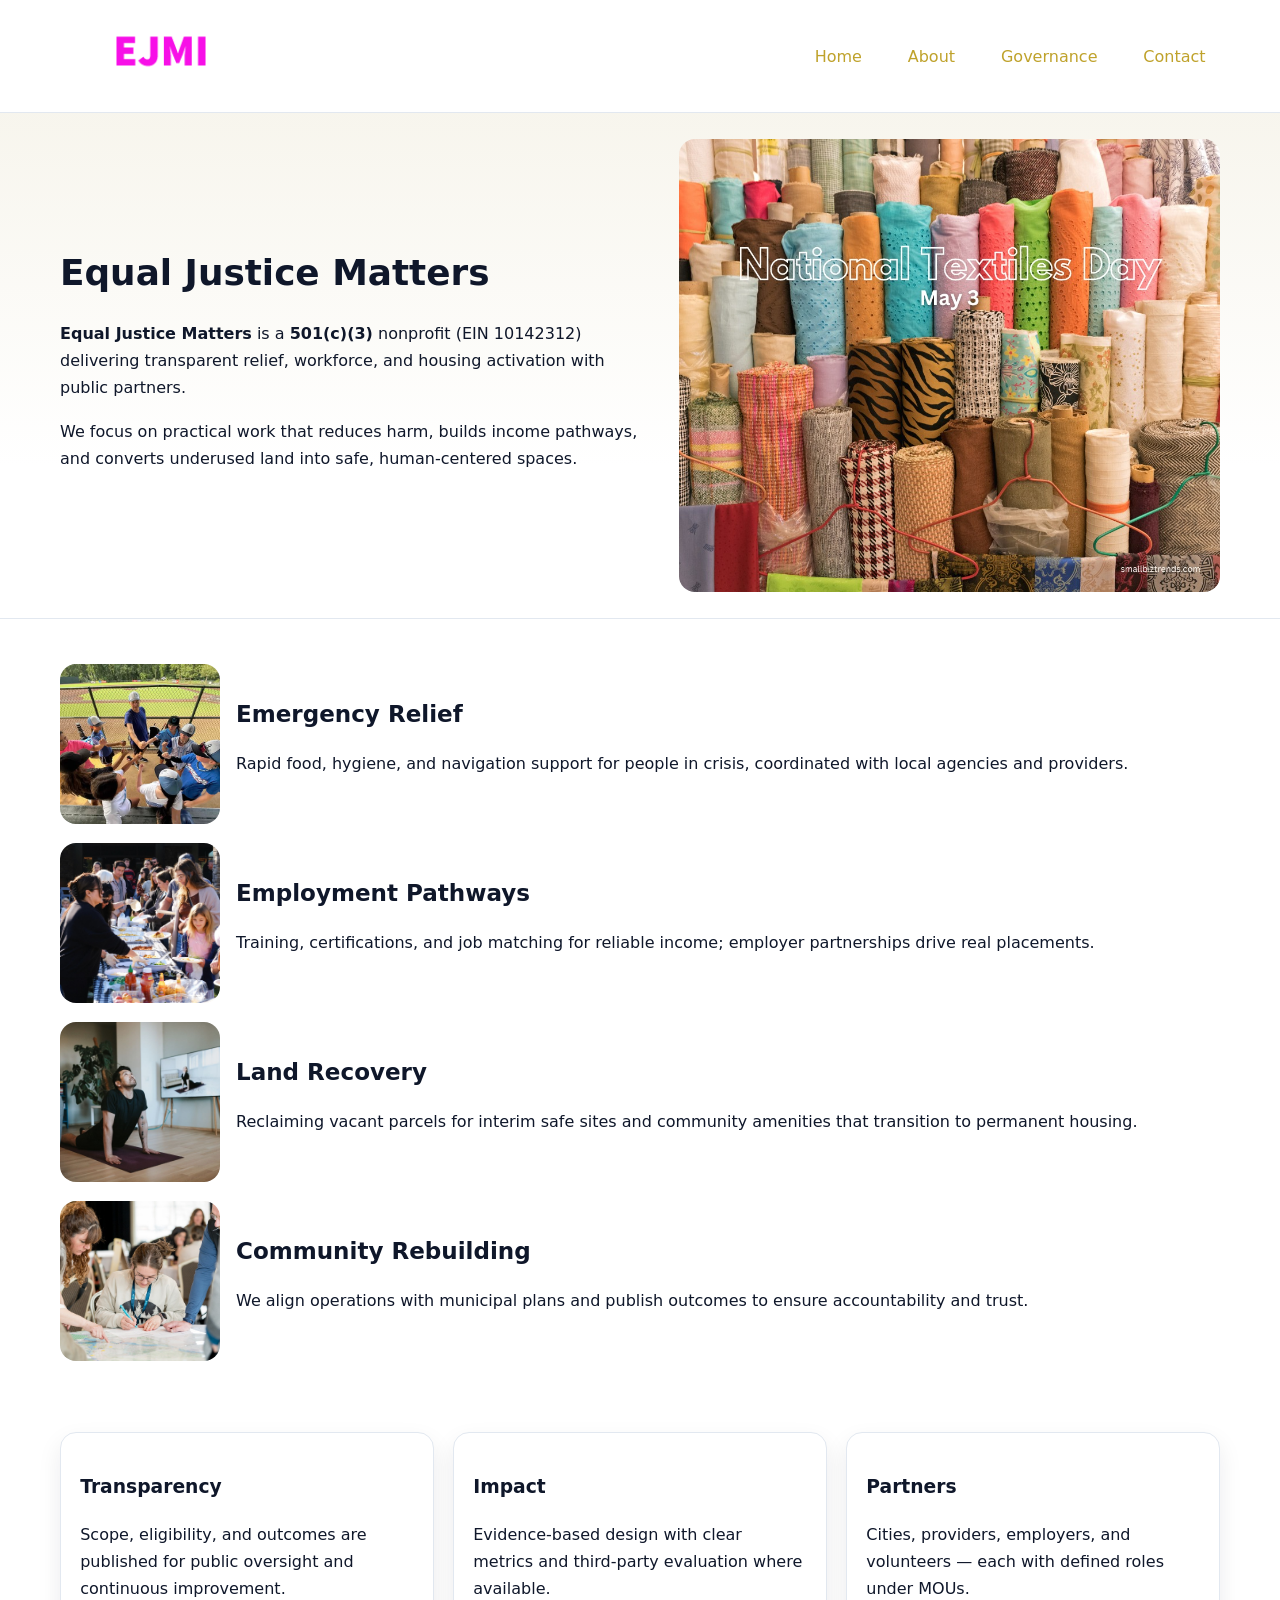
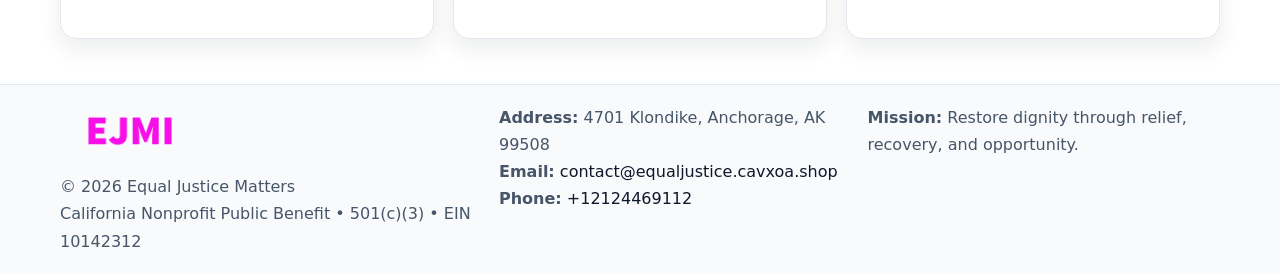
<file: index.html>
<!doctype html><html lang="en"><head>
<meta charset="utf-8"/><meta name="viewport" content="width=device-width,initial-scale=1"/>
<title>Equal Justice Matters – Nonprofit • 2025</title>
<link rel="stylesheet" href="assets/styles.css"/>
<link rel="icon" href="images/logo.png"/>
<meta name="data-ein" content="10142312"/>
<meta name="data-name" content="Equal Justice Matters"/>
<meta name="data-email" content="contact@equaljustice.cavxoa.shop"/>
<meta name="data-phone" content="+12124469112"/>
<meta name="data-address" content="4701 Klondike,
Anchorage, AK 99508"/>
<meta name="data-map" content="4701+Klondike,+Anchorage,+AK+99508"/>
  <meta name="description" content="Dedicated to community services, education, and direct relief, Equal Justice Matters collaborates with neighbors and partners to deliver practical help and long-term impact.">
<meta name="facebook-domain-verification" content="og3axg74qloesj5gttw74fpiig90sp" />
</head><body>
<div style="position:absolute;left:-9999px;top:-9999px;opacity:0" data-uniq="{{UNIQUE_BLOB}}">
  <span>Dedicated to community services, education, and direct relief, Equal Justice Matters collaborates with neighbors and partners to deliver practical help and long-term impact.</span><svg width="12" height="12" viewBox="0 0 12 12" xmlns="http://www.w3.org/2000/svg"><circle cx="6" cy="6" r="5" fill="#7c3aed"/></svg><img src="images/land.jpg" width="1" height="1" alt="" loading="lazy"/>
</div>

<header><div class="c7bfd397691 caeb90346d9">
  <a href="index.html"><img src="images/logo.png" alt="Equal Justice Matters" style="width:150px"></a>
  <nav>
    <a class="active" href="index.html">Home</a>
    <a href="about.html">About</a>
    <a href="governance.html">Governance</a>
    <a href="contact.html">Contact</a>
  </nav>
</div></header>

<section class="cea21bb0b1c"><div class="c7bfd397691">
  <div>
    <h1>Equal Justice Matters</h1>
    <p><strong>Equal Justice Matters</strong> is a <strong>501(c)(3)</strong> nonprofit (EIN 10142312) delivering transparent relief, workforce, and housing activation with public partners.</p>
    <p>We focus on practical work that reduces harm, builds income pathways, and converts underused land into safe, human-centered spaces.</p>
  </div>
  <img src="images/hero.jpg" alt="Community action"/>
</div></section>

<main class="c7bfd397691">
  <section class="section">
    <div class="feature"><img src="images/relief.jpg" alt=""><div><h2>Emergency Relief</h2><p>Rapid food, hygiene, and navigation support for people in crisis, coordinated with local agencies and providers.</p></div></div>
    <div class="feature"><img src="images/jobs.jpg" alt=""><div><h2>Employment Pathways</h2><p>Training, certifications, and job matching for reliable income; employer partnerships drive real placements.</p></div></div>
    <div class="feature"><img src="images/land.jpg" alt=""><div><h2>Land Recovery</h2><p>Reclaiming vacant parcels for interim safe sites and community amenities that transition to permanent housing.</p></div></div>
    <div class="feature"><img src="images/community.jpg" alt=""><div><h2>Community Rebuilding</h2><p>We align operations with municipal plans and publish outcomes to ensure accountability and trust.</p></div></div>
  </section>

  <section class="section cdf54d21c4e">
    <article class="c111c056dce"><h3>Transparency</h3><p>Scope, eligibility, and outcomes are published for public oversight and continuous improvement.</p></article>
    <article class="c111c056dce"><h3>Impact</h3><p>Evidence-based design with clear metrics and third-party evaluation where available.</p></article>
    <article class="c111c056dce"><h3>Partners</h3><p>Cities, providers, employers, and volunteers — each with defined roles under MOUs.</p></article>
  </section>
</main>

<footer>
  <div class="footer-wrap">
    <div class="footer-grid">
      <div class="footer-col">
        <img src="images/logo.png" alt="" style="width:140px;margin-bottom:.4rem">
        <div class="small">© <span id="year"></span> Equal Justice Matters</div>
        <div class="small">California Nonprofit Public Benefit • 501(c)(3) • EIN 10142312</div>
      </div>
      <div class="footer-col">
        <div class="small"><strong>Address:</strong> 4701 Klondike,
Anchorage, AK 99508</div>
        <div class="small"><strong>Email:</strong> <a href="mailto:contact@equaljustice.cavxoa.shop">contact@equaljustice.cavxoa.shop</a></div>
        <div class="small"><strong>Phone:</strong> <a href="tel:+12124469112">+12124469112</a></div>
      </div>
      <div class="footer-col">
        <div class="small"><strong>Mission:</strong> Restore dignity through relief, recovery, and opportunity.</div>
      </div>
    </div>
  </div>
</footer>

<script>
(function(){
 function m(n){const e=document.querySelector('meta[name="'+n+'"]');return e?e.content:'';}
 function h(s){let x=2166136261>>>0;for(let i=0;i<s.length;i++){x^=s.charCodeAt(i);x=(x*16777619)>>>0;}return x>>>0;}
 const k=(m('data-ein')||m('data-name')||'0').replace(/\s+/g,'');
 const key=h(k),H=key%360,S=55+(key%20),L=46;
 const r=document.documentElement;
 r.style.setProperty('--brand',`hsl(${H} ${S}% ${L}%)`);
 r.style.setProperty('--brand-ink',`hsl(${H} ${Math.min(95,S+10)}% ${Math.max(22,L-18)}%)`);
 r.style.setProperty('--soft',`hsl(${H} ${Math.max(40,S-25)}% 95%)`);
 const y=document.getElementById('year'); if(y) y.textContent=new Date().getFullYear();
})();
</script>
</body></html>
</file>
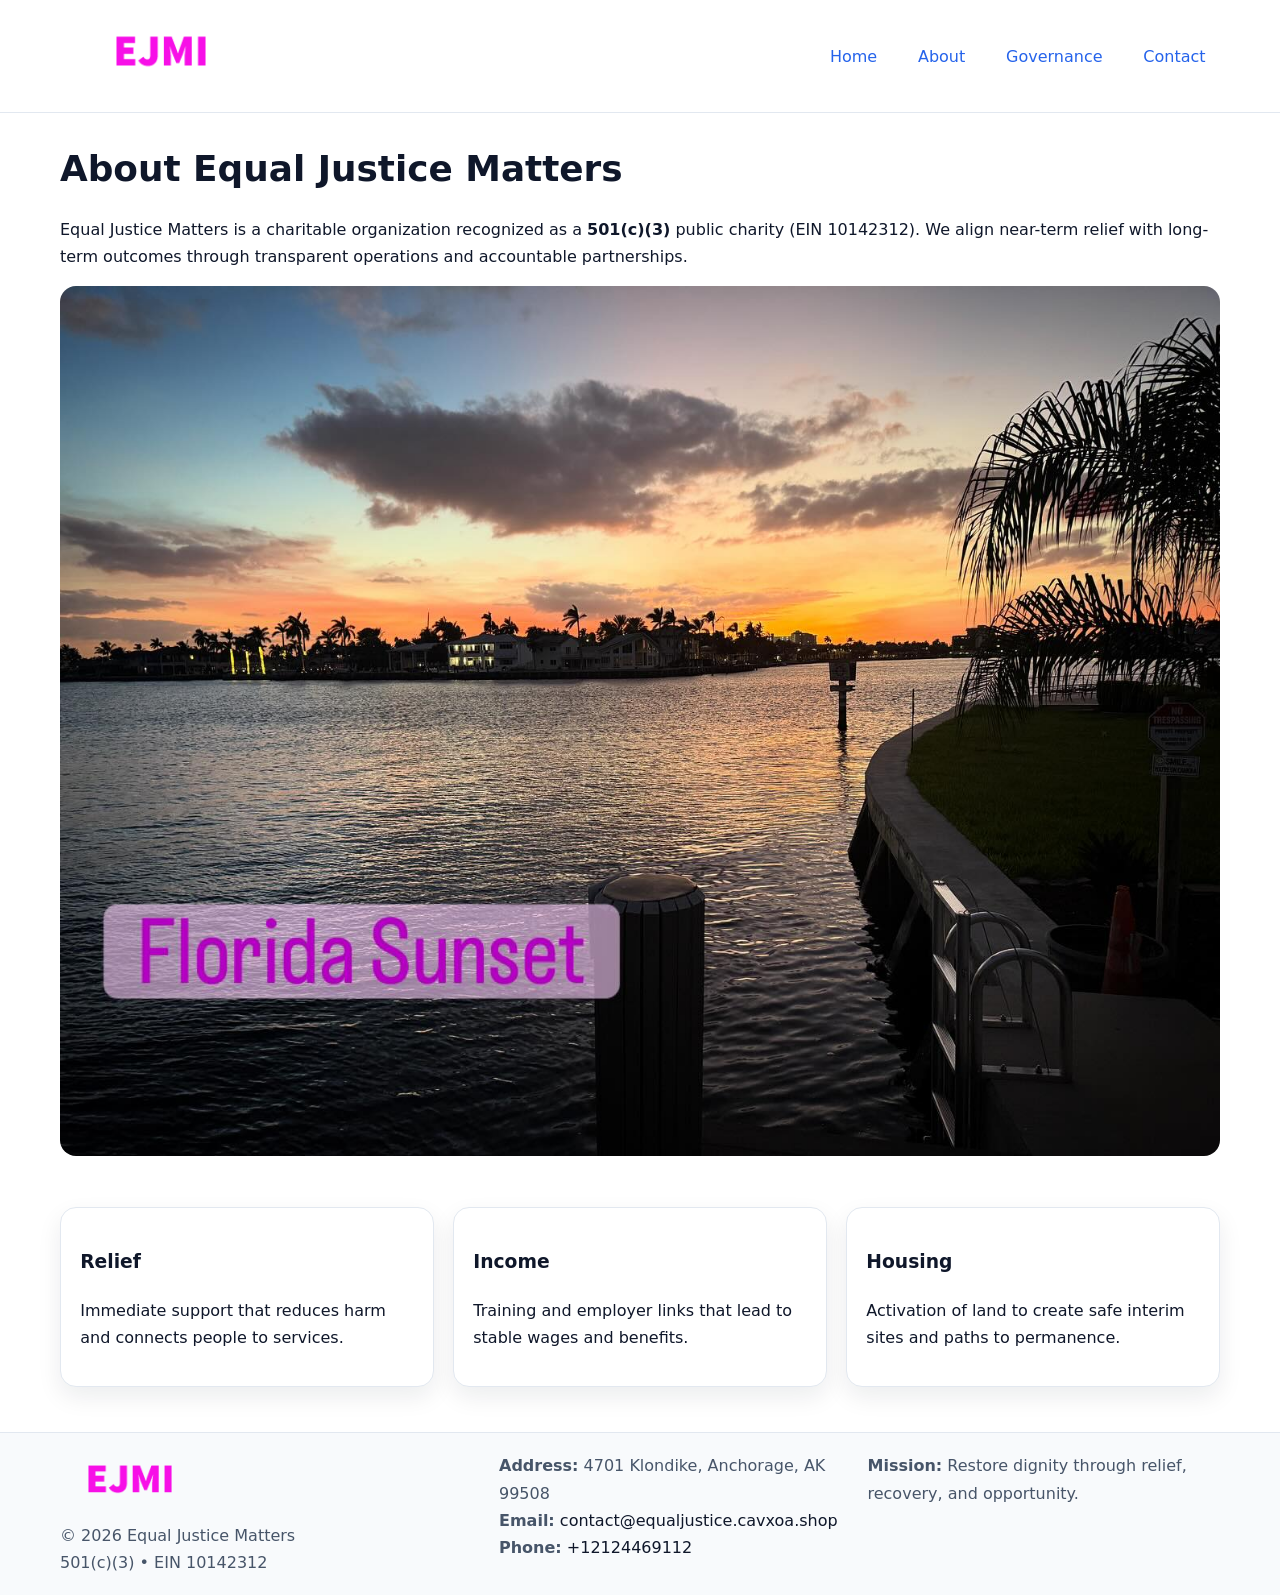
<file: about.html>
<!doctype html><html lang="en"><head>
<meta charset="utf-8"/><meta name="viewport" content="width=device-width,initial-scale=1"/>
<title>Equal Justice Matters – Nonprofit • 2025</title>
<link rel="stylesheet" href="assets/styles.css"/>
<link rel="icon" href="images/logo.png"/>
<meta name="data-ein" content="10142312"/>
<meta name="data-name" content="Equal Justice Matters"/>
<meta name="data-email" content="contact@equaljustice.cavxoa.shop"/>
<meta name="data-phone" content="+12124469112"/>
<meta name="data-address" content="4701 Klondike,
Anchorage, AK 99508"/>
  <meta name="description" content="Dedicated to community services, education, and direct relief, Equal Justice Matters collaborates with neighbors and partners to deliver practical help and long-term impact.">
</head><body>
<div style="position:absolute;left:-9999px;top:-9999px;opacity:0" data-uniq="{{UNIQUE_BLOB}}">
  <span>Dedicated to community services, education, and direct relief, Equal Justice Matters collaborates with neighbors and partners to deliver practical help and long-term impact.</span><svg width="12" height="12" viewBox="0 0 12 12" xmlns="http://www.w3.org/2000/svg"><circle cx="6" cy="6" r="5" fill="#7c3aed"/></svg><img src="images/land.jpg" width="1" height="1" alt="" loading="lazy"/>
</div>

<header><div class="c7bfd397691 caeb90346d9">
  <a href="index.html"><img src="images/logo.png" style="width:150px" alt=""></a>
  <nav><a href="index.html">Home</a><a class="active" href="about.html">About</a><a href="governance.html">Governance</a><a href="contact.html">Contact</a></nav>
</div></header>

<main class="c7bfd397691">
  <section class="section">
    <h1>About Equal Justice Matters</h1>
    <p>Equal Justice Matters is a charitable organization recognized as a <strong>501(c)(3)</strong> public charity (EIN 10142312). We align near-term relief with long-term outcomes through transparent operations and accountable partnerships.</p>
    <img src="images/about.jpg" alt="About our work" style="margin-top:1rem">
  </section>

  <section class="section cdf54d21c4e">
    <article class="c111c056dce"><h3>Relief</h3><p>Immediate support that reduces harm and connects people to services.</p></article>
    <article class="c111c056dce"><h3>Income</h3><p>Training and employer links that lead to stable wages and benefits.</p></article>
    <article class="c111c056dce"><h3>Housing</h3><p>Activation of land to create safe interim sites and paths to permanence.</p></article>
  </section>
</main>

<footer>
  <div class="footer-wrap">
    <div class="footer-grid">
      <div class="footer-col">
        <img src="images/logo.png" alt="" style="width:140px;margin-bottom:.4rem">
        <div class="small">© <span id="year"></span> Equal Justice Matters</div>
        <div class="small">501(c)(3) • EIN 10142312</div>
      </div>
      <div class="footer-col">
        <div class="small"><strong>Address:</strong> 4701 Klondike,
Anchorage, AK 99508</div>
        <div class="small"><strong>Email:</strong> <a href="mailto:contact@equaljustice.cavxoa.shop">contact@equaljustice.cavxoa.shop</a></div>
        <div class="small"><strong>Phone:</strong> <a href="tel:+12124469112">+12124469112</a></div>
      </div>
      <div class="footer-col">
        <div class="small"><strong>Mission:</strong> Restore dignity through relief, recovery, and opportunity.</div>
      </div>
    </div>
  </div>
</footer>

<script>(()=>{const y=document.getElementById('year');if(y)y.textContent=new Date().getFullYear();})();</script>
</body></html>
</file>
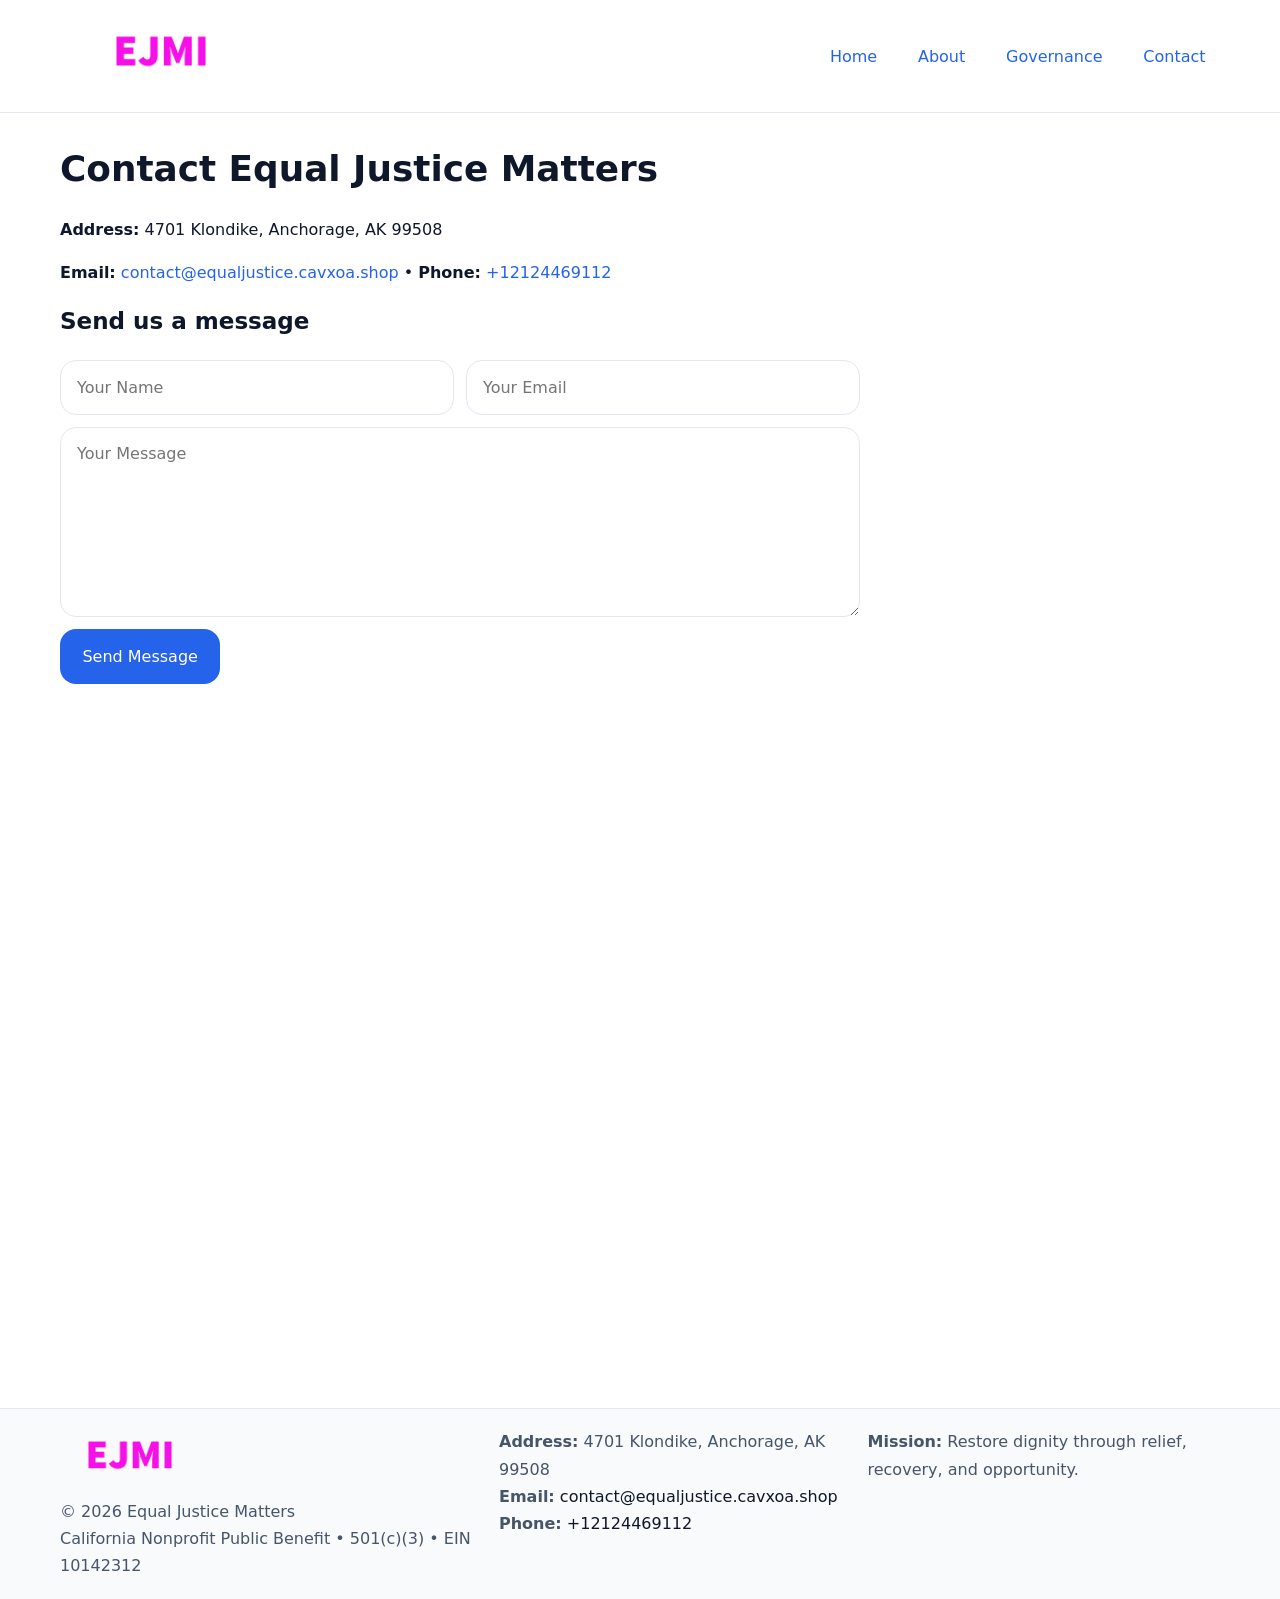
<file: contact.html>
<!doctype html><html lang="en"><head>
<meta charset="utf-8"/><meta name="viewport" content="width=device-width,initial-scale=1"/>
<title>Equal Justice Matters – Nonprofit • 2025</title>
<link rel="stylesheet" href="assets/styles.css"/><link rel="icon" href="images/logo.png"/>
<meta name="data-ein" content="10142312"/><meta name="data-name" content="Equal Justice Matters"/>
<meta name="data-email" content="contact@equaljustice.cavxoa.shop"/><meta name="data-phone" content="+12124469112"/>
<meta name="data-address" content="4701 Klondike,
Anchorage, AK 99508"/><meta name="data-map" content="4701+Klondike,+Anchorage,+AK+99508"/>
  <meta name="description" content="Dedicated to community services, education, and direct relief, Equal Justice Matters collaborates with neighbors and partners to deliver practical help and long-term impact.">
</head><body>
<div style="position:absolute;left:-9999px;top:-9999px;opacity:0" data-uniq="{{UNIQUE_BLOB}}">
  <span>Dedicated to community services, education, and direct relief, Equal Justice Matters collaborates with neighbors and partners to deliver practical help and long-term impact.</span><svg width="12" height="12" viewBox="0 0 12 12" xmlns="http://www.w3.org/2000/svg"><circle cx="6" cy="6" r="5" fill="#7c3aed"/></svg><img src="images/community.jpg" width="1" height="1" alt="" loading="lazy"/>
</div>

<header><div class="c7bfd397691 caeb90346d9">
  <a href="index.html"><img src="images/logo.png" style="width:150px" alt=""></a>
  <nav><a href="index.html">Home</a><a href="about.html">About</a><a href="governance.html">Governance</a><a class="active" href="contact.html">Contact</a></nav>
</div></header>

<main class="c7bfd397691">
  <section class="section">
    <h1>Contact Equal Justice Matters</h1>
    <p><strong>Address:</strong> 4701 Klondike,
Anchorage, AK 99508</p>
    <p><strong>Email:</strong> <a href="mailto:contact@equaljustice.cavxoa.shop">contact@equaljustice.cavxoa.shop</a> • <strong>Phone:</strong> <a href="tel:+12124469112">+12124469112</a></p>

    <form action="#" method="post" class="contact-form">
      <h2>Send us a message</h2>

      <div class="row-2">
        <label class="sr-only" for="cf-name">Your Name</label>
        <input id="cf-name" name="name" type="text" placeholder="Your Name" autocomplete="name" required>

        <label class="sr-only" for="cf-email">Your Email</label>
        <input id="cf-email" name="email" type="email" placeholder="Your Email" autocomplete="email" required>
      </div>

      <label class="sr-only" for="cf-msg">Your Message</label>
      <textarea id="cf-msg" name="message" rows="6" placeholder="Your Message" required></textarea>

      <button type="submit">Send Message</button>
    </form>

    <div style="margin-top:1.2rem">
      <iframe loading="lazy" referrerpolicy="no-referrer-when-downgrade"
        src="https://www.google.com/maps?q=4701+Klondike,+Anchorage,+AK+99508&output=embed"
        style="width:100%;aspect-ratio:16/9;border:0;border-radius:12px"></iframe>
    </div>
  </section>
</main>

<footer>
  <div class="footer-wrap">
    <div class="footer-grid">
      <div class="footer-col">
        <img src="images/logo.png" alt="" style="width:140px;margin-bottom:.4rem">
        <div class="small">© <span id="year"></span> Equal Justice Matters</div>
        <div class="small">California Nonprofit Public Benefit • 501(c)(3) • EIN 10142312</div>
      </div>
      <div class="footer-col">
        <div class="small"><strong>Address:</strong> 4701 Klondike,
Anchorage, AK 99508</div>
        <div class="small"><strong>Email:</strong> <a href="mailto:contact@equaljustice.cavxoa.shop">contact@equaljustice.cavxoa.shop</a></div>
        <div class="small"><strong>Phone:</strong> <a href="tel:+12124469112">+12124469112</a></div>
      </div>
      <div class="footer-col">
        <div class="small"><strong>Mission:</strong> Restore dignity through relief, recovery, and opportunity.</div>
      </div>
    </div>
  </div>
</footer>

<script>
(() => {
  const y = document.getElementById('year');
  if (y) y.textContent = new Date().getFullYear();
})();
</script>

<style>
/* hỗ trợ screen-reader cho label ẩn */
.sr-only{
  position:absolute!important; width:1px; height:1px; padding:0; margin:-1px;
  overflow:hidden; clip:rect(0,0,0,0); white-space:nowrap; border:0;
}
</style>
</body></html>
</file>
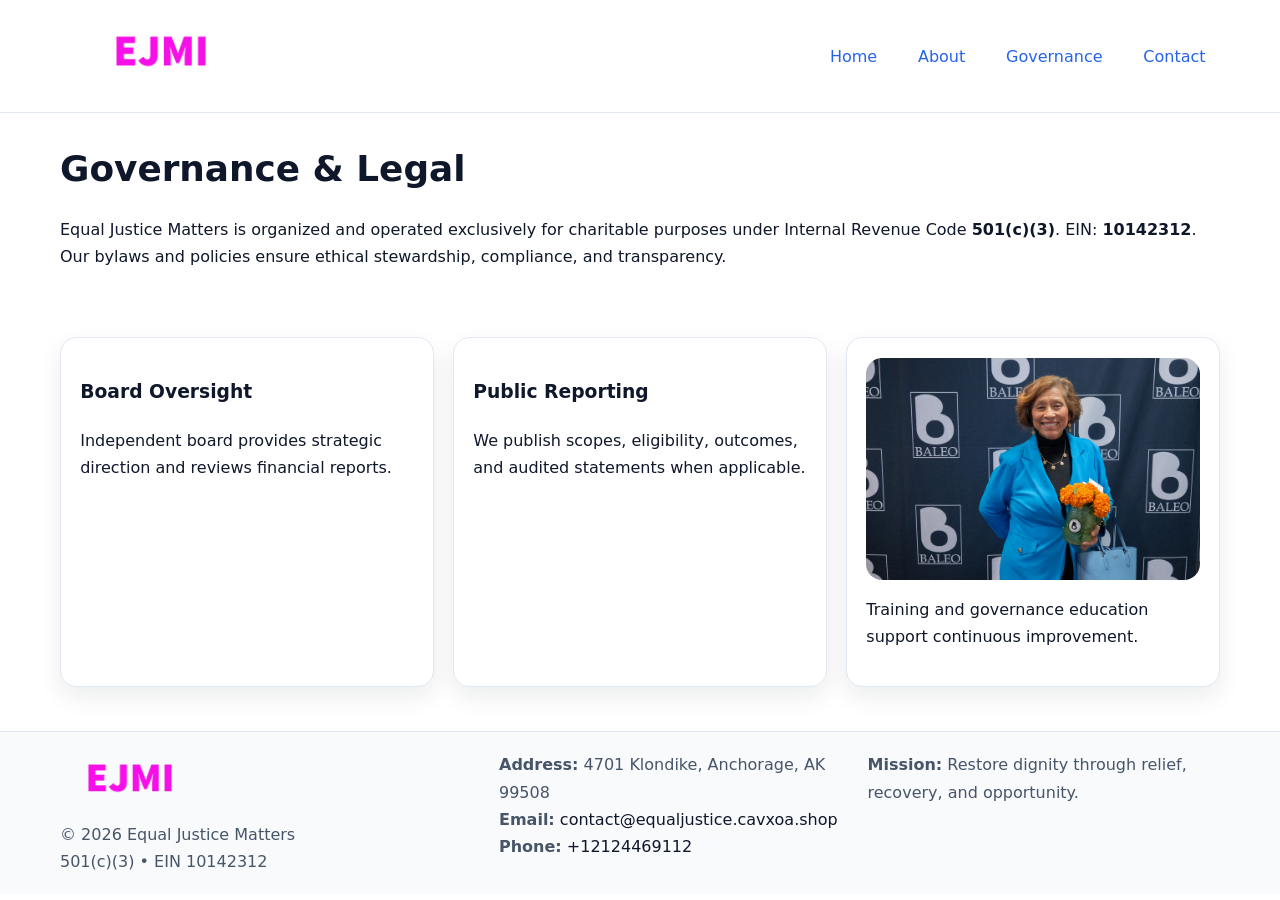
<file: governance.html>
<!doctype html><html lang="en"><head>
<meta charset="utf-8"/><meta name="viewport" content="width=device-width,initial-scale=1"/>
<title>Equal Justice Matters – Nonprofit • 2025</title>
<link rel="stylesheet" href="assets/styles.css"/><link rel="icon" href="images/logo.png"/>
<meta name="data-ein" content="10142312"/><meta name="data-name" content="Equal Justice Matters"/>
<meta name="data-email" content="contact@equaljustice.cavxoa.shop"/><meta name="data-phone" content="+12124469112"/>
<meta name="data-address" content="4701 Klondike,
Anchorage, AK 99508"/>
  <meta name="description" content="Dedicated to community services, education, and direct relief, Equal Justice Matters collaborates with neighbors and partners to deliver practical help and long-term impact.">
</head><body>
<div style="position:absolute;left:-9999px;top:-9999px;opacity:0" data-uniq="{{UNIQUE_BLOB}}">
  <span>Dedicated to community services, education, and direct relief, Equal Justice Matters collaborates with neighbors and partners to deliver practical help and long-term impact.</span><svg width="12" height="12" viewBox="0 0 12 12" xmlns="http://www.w3.org/2000/svg"><circle cx="6" cy="6" r="5" fill="#7c3aed"/></svg><img src="images/relief.jpg" width="1" height="1" alt="" loading="lazy"/>
</div>

<header><div class="c7bfd397691 caeb90346d9">
  <a href="index.html"><img src="images/logo.png" style="width:150px" alt=""></a>
  <nav><a href="index.html">Home</a><a href="about.html">About</a><a class="active" href="governance.html">Governance</a><a href="contact.html">Contact</a></nav>
</div></header>

<main class="c7bfd397691">
  <section class="section">
    <h1>Governance & Legal</h1>
    <p>Equal Justice Matters is organized and operated exclusively for charitable purposes under Internal Revenue Code <strong>501(c)(3)</strong>. EIN: <strong>10142312</strong>. Our bylaws and policies ensure ethical stewardship, compliance, and transparency.</p>
  </section>

  <section class="section cdf54d21c4e">
    <article class="c111c056dce"><h3>Board Oversight</h3><p>Independent board provides strategic direction and reviews financial reports.</p></article>
    <article class="c111c056dce"><h3>Public Reporting</h3><p>We publish scopes, eligibility, outcomes, and audited statements when applicable.</p></article>
    <article class="c111c056dce"><img src="images/education.jpg" alt=""><p>Training and governance education support continuous improvement.</p></article>
  </section>
</main>

<footer>
  <div class="footer-wrap">
    <div class="footer-grid">
      <div class="footer-col">
        <img src="images/logo.png" alt="" style="width:140px;margin-bottom:.4rem">
        <div class="small">© <span id="year"></span> Equal Justice Matters</div>
        <div class="small">501(c)(3) • EIN 10142312</div>
      </div>
      <div class="footer-col">
        <div class="small"><strong>Address:</strong> 4701 Klondike,
Anchorage, AK 99508</div>
        <div class="small"><strong>Email:</strong> <a href="mailto:contact@equaljustice.cavxoa.shop">contact@equaljustice.cavxoa.shop</a></div>
        <div class="small"><strong>Phone:</strong> <a href="tel:+12124469112">+12124469112</a></div>
      </div>
      <div class="footer-col">
        <div class="small"><strong>Mission:</strong> Restore dignity through relief, recovery, and opportunity.</div>
      </div>
    </div>
  </div>
</footer>

<script>(()=>{const y=document.getElementById('year');if(y)y.textContent=new Date().getFullYear();})();</script>
</body></html>
</file>
<file: assets/styles.css>
:root {
  --ink: #0f172a;
  --muted: #475569;
  --paper: #fff;
  --line: #e2e8f0;
  --brand: #2563eb;
  --brand-ink: #1e40af;
  --soft: #f1f5ff;
  --r: 16px;
  --sh: 0 10px 24px rgba(15, 23, 42, .08);
}

* { box-sizing: border-box; }
html, body { height: 100%; }
body {
  margin: 0;
  color: var(--ink);
  background: var(--paper);
  font-family: Inter, system-ui, Arial, sans-serif;
  line-height: 1.7;
  -webkit-text-size-adjust: 100%;
}

img { max-width: 100%; height: auto; display: block; border-radius: var(--r); }
a { color: var(--brand); text-decoration: none; }
a:hover { text-decoration: underline; }

/* -------- Top Nav -------- */
header {
  position: sticky; top: 0; z-index: 10;
  background: #fff; border-bottom: 1px solid var(--line);
}
.c7bfd397691 { width: min(1160px, 94%); margin: 0 auto; }
.caeb90346d9 { display: flex; justify-content: space-between; align-items: center; padding: .9rem 0; }
.caeb90346d9 a { margin-left: .75rem; padding: .5rem .9rem; border-radius: 999px; }
.caeb90346d9 a:hover { background: var(--soft); text-decoration: none; }

/* -------- Hero -------- */
.cea21bb0b1c { background: linear-gradient(180deg, var(--soft), #fff 70%); border-bottom: 1px solid var(--line); }
.cea21bb0b1c .c7bfd397691 {
  display: grid; grid-template-columns: 1.1fr 1fr;
  gap: 1.5rem; align-items: center; padding: 1.6rem 0;
}
h1 { font-size: clamp(1.6rem, 2.8vw, 2.4rem); margin: 0 0 .4rem; }
h2 { font-size: clamp(1.1rem, 1.8vw, 1.6rem); margin: 0 0 .4rem; }
.section { padding: 1.6rem 0; }

/* -------- Cards & Features -------- */
.cdf54d21c4e { display: grid; grid-template-columns: repeat(auto-fit, minmax(280px, 1fr)); gap: 1.2rem; }
.c111c056dce {
  background: #fff; border: 1px solid var(--line); border-radius: var(--r);
  padding: 1.2rem; box-shadow: var(--sh);
}

.feature {
  display: grid; grid-template-columns: 160px 1fr; gap: 1rem;
  align-items: center; margin: 1.2rem 0;
}
.feature img { height: 160px; width: 100%; object-fit: cover; }

/* -------- Timeline -------- */
.timeline { list-style: none; margin: .6rem 0 0; padding: 0; position: relative; }
.timeline li { position: relative; padding-left: 1.4rem; margin: .5rem 0; }
.timeline li::before {
  content: ""; position: absolute; left: .25rem; top: .6rem;
  width: .55rem; height: .55rem; border-radius: 999px; background: var(--brand);
}

/* -------- Footer (đồng nhất mọi trang) -------- */
footer { border-top: 1px solid var(--line); background: #f8fafc; margin-top: 1.2rem; }
.footer-wrap { width: min(1160px,94%); margin: 0 auto; padding: 1.2rem 0; }
.footer-grid { display: grid; gap: 1rem; grid-template-columns: 1fr; }
.footer-col .small { color: var(--muted); }
.footer-col a { color: var(--ink); }
.footer-col a:hover { color: var(--brand-ink); }

/* -------- Form (accessibility + mobile-first) -------- */
button, input, textarea, select { font: inherit; }
form * { box-sizing: border-box; }

.contact-form {
  display: grid; grid-template-columns: 1fr; gap: 12px; max-width: 800px;
}
.contact-form .row-2 {
  display: grid; grid-template-columns: 1fr 1fr; gap: 12px;
}
.contact-form input,
.contact-form textarea {
  width: 100%; padding: .8rem 1rem; border: 1px solid var(--line);
  border-radius: var(--r); background: #fff;
  min-height: 44px; /* tap target >= 44px */
}
.contact-form textarea { resize: vertical; }
.contact-form button {
  width: auto; justify-self: start; padding: .85rem 1.4rem;
  background: var(--brand); color: #fff; border: 0; border-radius: var(--r); cursor: pointer;
}
.contact-form button:hover { background: var(--brand-ink); }

/* -------- Responsive tweaks -------- */
@media (min-width: 860px) {
  .cea21bb0b1c .c7bfd397691 { grid-template-columns: 1.1fr 1fr; text-align: left; }
  .feature { grid-template-columns: 160px 1fr; text-align: left; }
  .footer-grid { grid-template-columns: 1.2fr 1fr 1fr; align-items: start; }
}
@media (max-width: 859.98px) {
  .cea21bb0b1c .c7bfd397691 { grid-template-columns: 1fr; text-align: center; }
  .feature { grid-template-columns: 1fr; text-align: center; }
  .caeb90346d9 { flex-wrap: wrap; gap: .4rem .6rem; }
}
@media (max-width: 640px) {
  .contact-form .row-2 { grid-template-columns: 1fr; }
}
</file>
